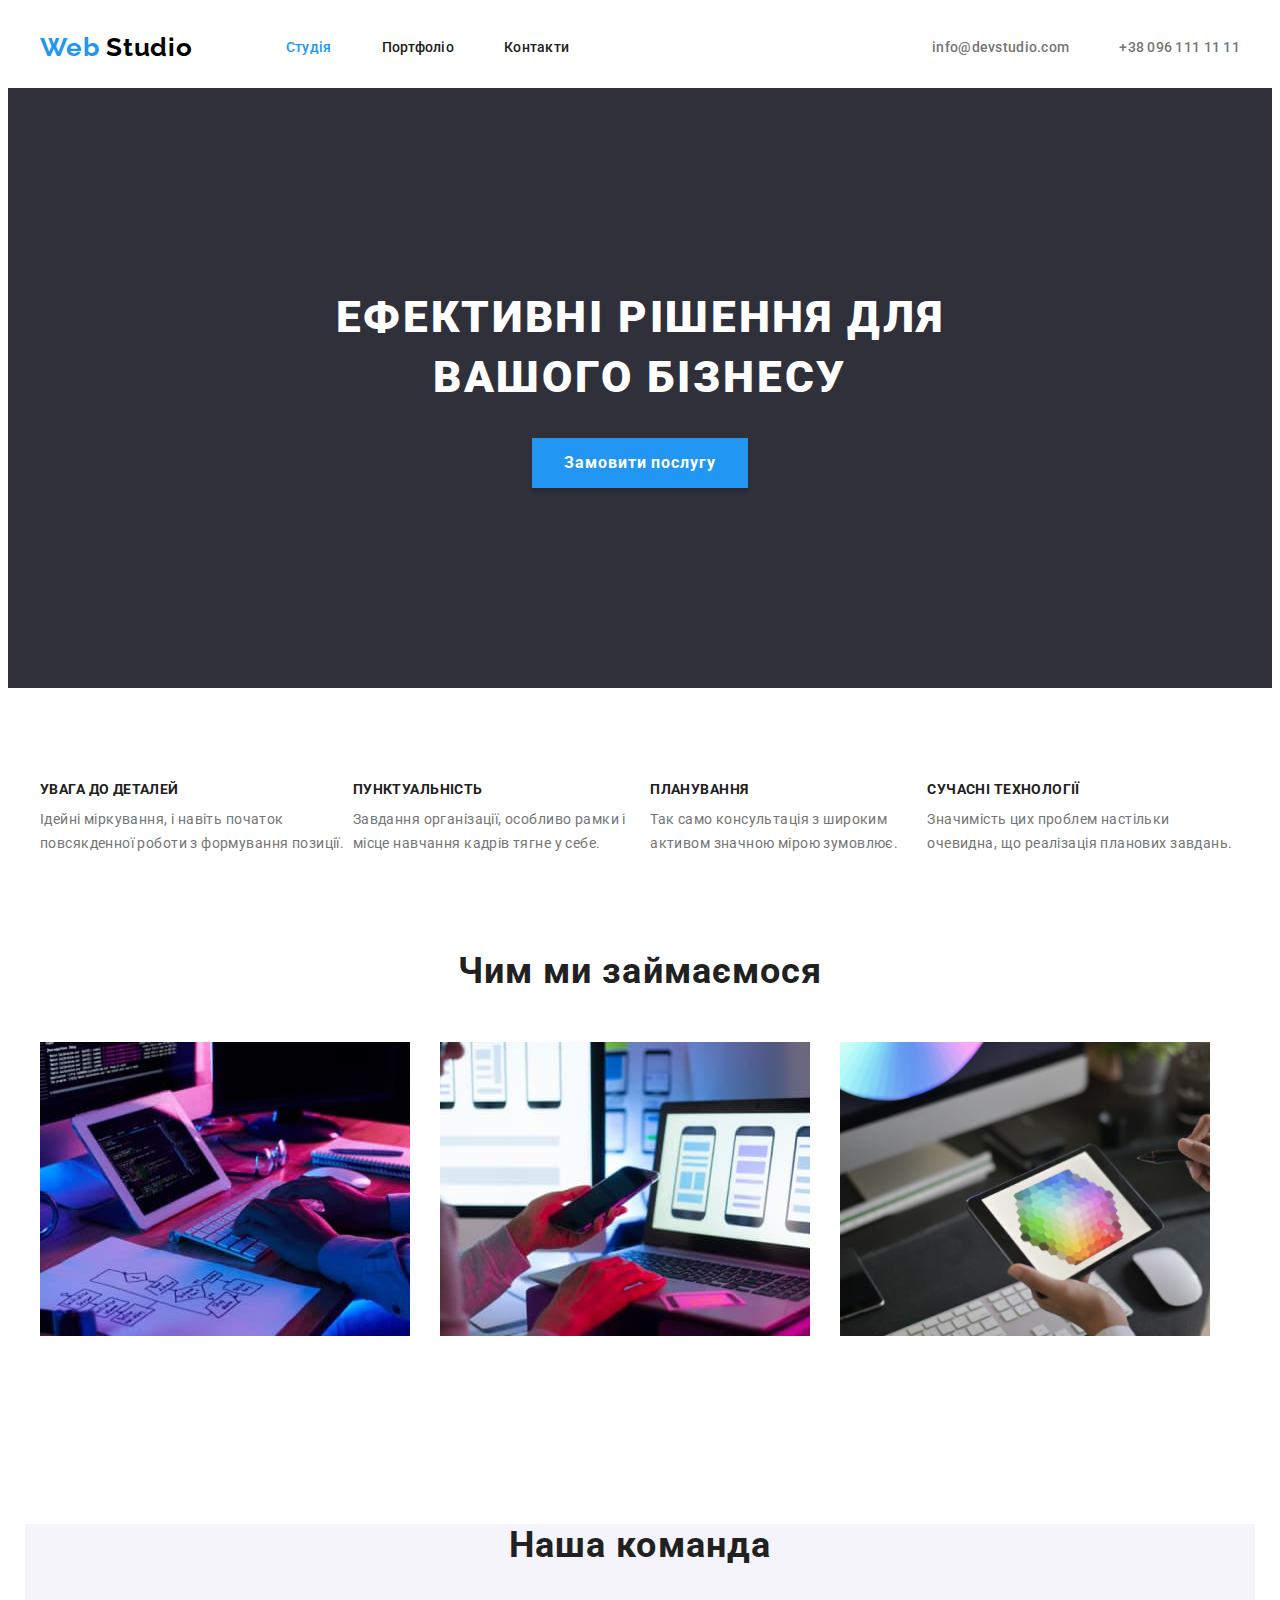
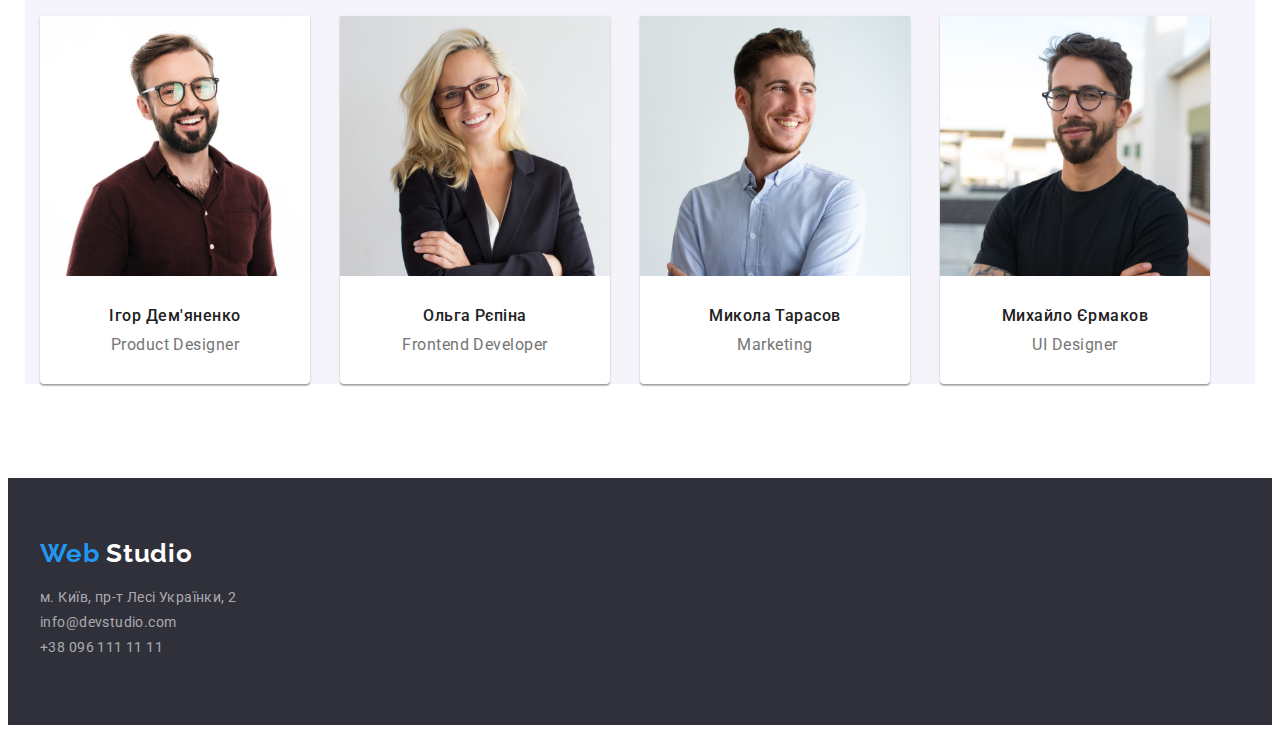
<file: index.html>
<!DOCTYPE html>
<html lang="uk">
  <head>
    <meta charset="UTF-8" />
    <meta http-equiv="X-UA-Compatible" content="IE=edge" />
    <meta name="viewport" content="width=device-width, initial-scale=1.0" />
    <title>WebStuio</title>
    <link rel="preconnect" href="https://fonts.googleapis.com" />
    <link rel="preconnect" href="https://fonts.gstatic.com" crossorigin />
    <link
      href="https://fonts.googleapis.com/css2?family=Raleway:wght@700&family=Roboto:wght@400;500;700;900&display=swap"
      rel="stylesheet"
    />
    <link
      rel="stylesheet"
      href="https://cdnjs.cloudflare.com/ajax/libs/modern-normalize/1.1.0/modern-normalize.min.css"
      integrity="sha512-wpPYUAdjBVSE4KJnH1VR1HeZfpl1ub8YT/NKx4PuQ5NmX2tKuGu6U/JRp5y+Y8XG2tV+wKQpNHVUX03MfMFn9Q=="
      crossorigin="anonymous"
      referrerpolicy="no-referrer"
    />
    <link rel="stylesheet" href="./css/styles.css" />
  </head>
  <body>
    <!--Шапка сайта-->
    <header>
      <div class="container header-nav">
        <a href="./index.html" class="header-logo link">
          <span class="header-logo-web">Web</span>
          <span class="header-logo-studio">Studio</span>
        </a>
        <nav>
          <ul class="site-nav">
            <li class="item">
              <a class="site-nav-link link current" href="./index.html">Студія</a>
            </li>
            <li class="item">
              <a class="site-nav-link link" href="./portfolio.html">Портфоліо</a>
            </li>
            <li class="item"><a class="site-nav-link link" href="#">Контакти</a></li>
          </ul>
        </nav>
        <ul class="contacts">
          <li class="item">
            <a href="mailto:info@devstudio.com" class="header-contacts link">info@devstudio.com</a>
          </li>
          <li class="item">
            <a href="tel:+380961111111" class="header-contacts link">+38 096 111 11 11</a>
          </li>
        </ul>
      </div>
    </header>
    <main>
      <!-- Герой -->
      <section class="section hero">
        <div class="container">
          <h1 class="hero-title">Ефективні рішення для вашого бізнесу</h1>
          <button type="button" class="button button-hero">Замовити послугу</button>
        </div>
      </section>

      <section class="section feateure">
        <div class="container">
          <!--Особливості h2 -->
          <h2 class="section-title title-hide">Особливості</h2>
          <ul class="feateure-list">
            <li>
              <h3 class="feateure-title">УВАГА ДО ДЕТАЛЕЙ</h3>
              <p class="text">
                Ідейні міркування, і навіть початок повсякденної роботи з формування позиції.
              </p>
            </li>
            <li>
              <h3 class="feateure-title">ПУНКТУАЛЬНІСТЬ</h3>
              <p class="text">
                Завдання організації, особливо рамки і місце навчання кадрів тягне у себе.
              </p>
            </li>
            <li>
              <h3 class="feateure-title">ПЛАНУВАННЯ</h3>
              <p class="text">Так само консультація з широким активом значною мірою зумовлює.</p>
            </li>
            <li>
              <h3 class="feateure-title">СУЧАСНІ ТЕХНОЛОГІЇ</h3>
              <p class="text">
                Значимість цих проблем настільки очевидна, що реалізація планових завдань.
              </p>
            </li>
          </ul>
        </div>
      </section>
      <section class="section work">
        <div class="container">
          <!--Чим ми займаємося-->
          <h2 class="section-title">Чим ми займаємося</h2>
          <ul class="work-list">
            <li class="item">
              <a class="work-list-link link" href="#">
                <img
                  src="./images/desktop-applications.jpg"
                  alt="десктопні додатки"
                  width="370"
                  height="294"
                />
              </a>
            </li>
            <li class="item">
              <a class="work-list-link link" href="#">
                <img
                  src="./images/mobile-applications.jpg"
                  alt="мобільні додатки"
                  width="370"
                  height="294"
                />
              </a>
            </li>
            <li class="item">
              <a class="work-list-link link" href="#">
                <img
                  src="./images/design-solutions.jpg"
                  alt="дизайнерські рішення"
                  width="370"
                  height="294"
                />
              </a>
            </li>
          </ul>
        </div>
      </section>
      <section class="section">
        <div class="container team">
          <!--Наша команда-->
          <h2 class="section-title">Наша команда</h2>
          <ul class="team-list">
            <li class="team-list-item">
              <a class="team-img link" href="#">
                <img src="./images/ihor.jpg" alt="Ігор Дем'яненко" width="270" height="260" />
              </a>
              <h3 class="team-title">Ігор Дем'яненко</h3>
              <p class="team-text" lang="en">Product Designer</p>
            </li>
            <li class="team-list-item">
              <a class="team-img link" href="#">
                <img src="./images/olga.jpg" alt="Ольга Рєпіна" width="270" height="260" />
              </a>
              <h3 class="team-title">Ольга Рєпіна</h3>
              <p class="team-text" lang="en">Frontend Developer</p>
            </li>
            <li class="team-list-item">
              <a class="team-img link" href="#">
                <img src="./images/mykola.jpg" alt="Микола Тарасов" width="270" height="260" />
              </a>
              <h3 class="team-title">Микола Тарасов</h3>
              <p class="team-text" lang="en">Marketing</p>
            </li>
            <li class="team-list-item">
              <a class="team-img link" href="#">
                <img src="./images/mukhail.jpg" alt="Михайло Єрмаков" width="270" height="260" />
              </a>
              <h3 class="team-title">Михайло Єрмаков</h3>
              <p class="team-text" lang="en">UI Designer</p>
            </li>
          </ul>
        </div>
      </section>
    </main>
    <footer class="footer">
      <!--Підвал-->
      <!-- <address> -->
      <div class="container">
        <a href="/" class="footer-logo logo link">
          <span class="footer-logo-web">Web</span>
          <span class="footer-logo-studio">Studio</span>
        </a>
        <address>
          <ul class="footer-address-list">
            <li class="item">
              <a
                class="footer-address link"
                href="https://goo.gl/maps/bFHLWU3rUNsA4T5d9"
                target="_blank"
                rel="noopener noreferrer nofollow"
                >м. Київ, пр-т Лесі Українки, 2</a
              >
            </li>
            <li class="item">
              <a class="footer-address link" href="mailto:info@devstudio.com">info@devstudio.com</a>
            </li>
            <li class="item">
              <a class="footer-address link" href="tel:+380961111111">+38 096 111 11 11</a>
            </li>
          </ul>
        </address>
      </div>
      <!-- </address> -->
    </footer>
  </body>
</html>
</file>
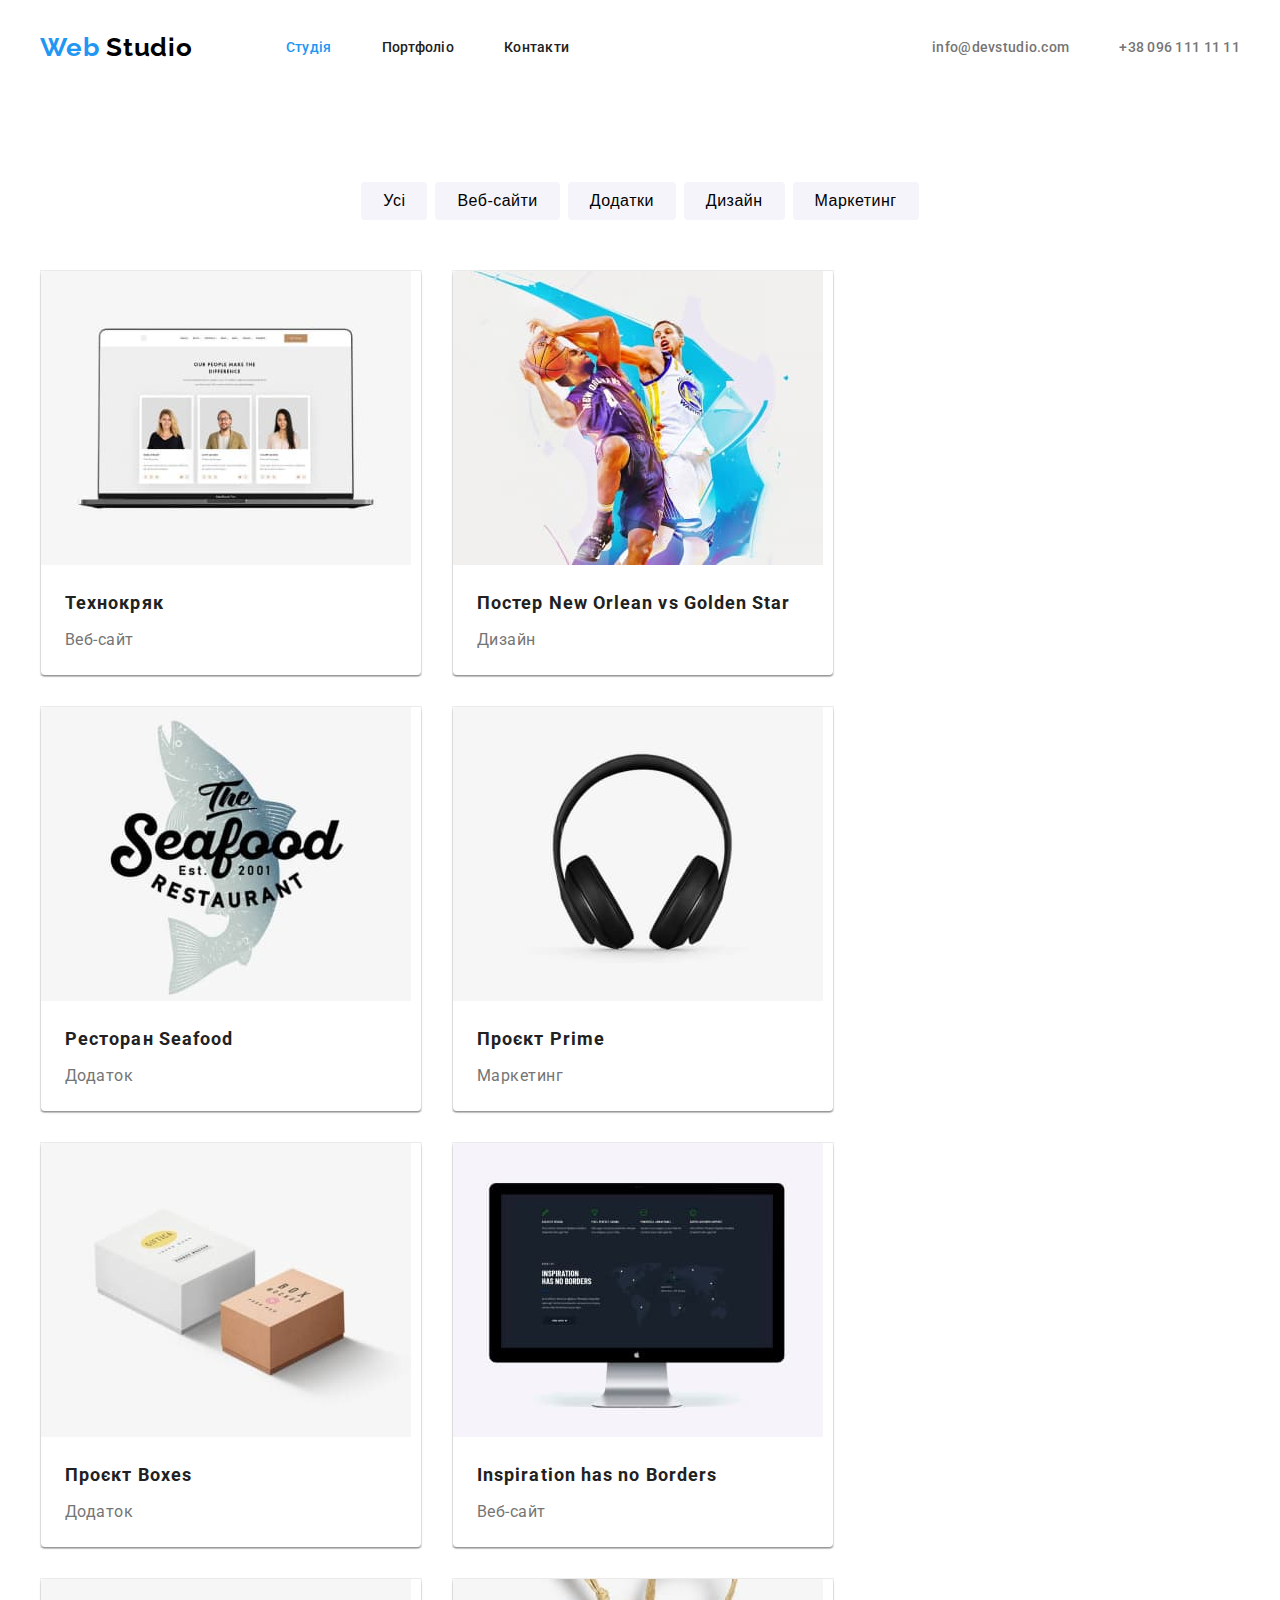
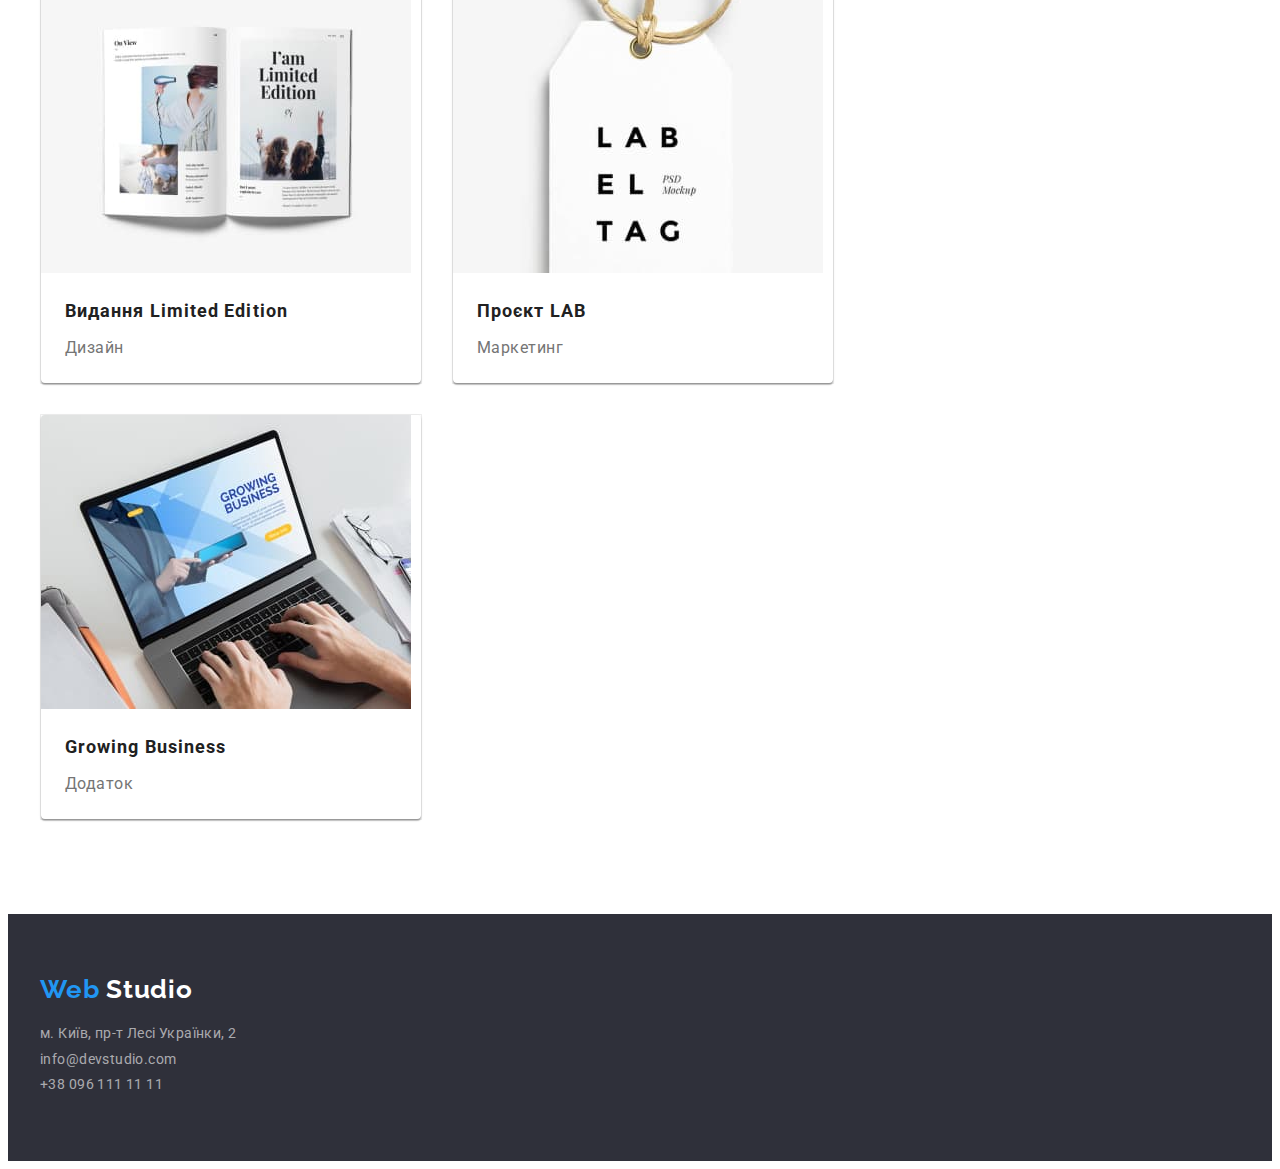
<file: portfolio.html>
<!DOCTYPE html>
<html lang="uk">
  <head>
    <meta charset="UTF-8" />
    <meta http-equiv="X-UA-Compatible" content="IE=edge" />
    <meta name="viewport" content="width=device-width, initial-scale=1.0" />
    <title>WebStuio</title>
    <link rel="preconnect" href="https://fonts.googleapis.com" />
    <link rel="preconnect" href="https://fonts.gstatic.com" crossorigin />
    <link
      href="https://fonts.googleapis.com/css2?family=Raleway:wght@700&family=Roboto:wght@400;500;700;900&display=swap"
      rel="stylesheet"
    />
    <link
      rel="stylesheet"
      href="https://cdnjs.cloudflare.com/ajax/libs/modern-normalize/1.1.0/modern-normalize.min.css"
      integrity="sha512-wpPYUAdjBVSE4KJnH1VR1HeZfpl1ub8YT/NKx4PuQ5NmX2tKuGu6U/JRp5y+Y8XG2tV+wKQpNHVUX03MfMFn9Q=="
      crossorigin="anonymous"
      referrerpolicy="no-referrer"
    />
    <link rel="stylesheet" href="./css/styles.css" />
  </head>
  <body>
    <!--Шапка сайта-->
    <header>
      <div class="container header-nav">
        <a href="./index.html" class="header-logo link">
          <span class="header-logo-web">Web</span>
          <span class="header-logo-studio">Studio</span>
        </a>
        <nav>
          <ul class="site-nav">
            <li class="item">
              <a class="site-nav-link link current" href="./index.html">Студія</a>
            </li>
            <li class="item">
              <a class="site-nav-link link" href="./portfolio.html">Портфоліо</a>
            </li>
            <li class="item"><a class="site-nav-link link" href="#">Контакти</a></li>
          </ul>
        </nav>
        <ul class="contacts">
          <li class="item">
            <a href="mailto:info@devstudio.com" class="header-contacts link">info@devstudio.com</a>
          </li>
          <li class="item">
            <a href="tel:+380961111111" class="header-contacts link">+38 096 111 11 11</a>
          </li>
        </ul>
      </div>
    </header>
    <!-- <main> -->
    <main>
      <section class="section portfolio">
        <div class="container container-portfolio">
          <!-- Портфоліо h1 -->
          <h1 class="portfolio title-hide">Портфоліо</h1>
          <ul class="filtr-nav">
            <li class="item portfolio-item">
              <button type="button" class="filter-button">Усі</button>
            </li>
            <li class="item portfolio-item">
              <button type="button" class="filter-button">Веб-сайти</button>
            </li>
            <li class="item portfolio-item">
              <button type="button" class="filter-button">Додатки</button>
            </li>
            <li class="item portfolio-item">
              <button type="button" class="filter-button">Дизайн</button>
            </li>
            <li class="item portfolio-item">
              <button type="button" class="filter-button">Маркетинг</button>
            </li>
          </ul>
        </div>

        <div class="container container-card">
          <ul class="card-set">
            <li class="item">
              <article class="card">
                <div class="card-thumb">
                  <img src="./images/project1.jpg" alt="веб сайт" width="370" height="294" />
                </div>

                <div class="card-content">
                  <h2 class="card-heading">Технокряк</h2>
                  <p class="card-text">Веб-сайт</p>
                </div>
              </article>
            </li>

            <li class="item">
              <article class="card">
                <div class="card-thumb">
                  <img src="./images/project2.jpg" alt="Гра в баскитбол" width="370" height="294" />
                </div>

                <div class="card-content">
                  <h2 class="card-heading">Постер New Orlean vs Golden Star</h2>
                  <p class="card-text">Дизайн</p>
                </div>
              </article>
            </li>

            <li class="item">
              <article class="card">
                <div class="card-thumb">
                  <img
                    src="./images/project3.jpg"
                    alt="Логотип ресторану"
                    width="370"
                    height="294"
                  />
                </div>

                <div class="card-content">
                  <h2 class="card-heading">Ресторан Seafood</h2>
                  <p class="card-text">Додаток</p>
                </div>
              </article>
            </li>

            <li class="item">
              <article class="card">
                <div class="card-thumb">
                  <img
                    src="./images/project4.jpg"
                    alt="Навушники акустичні"
                    width="370"
                    height="294"
                  />
                </div>

                <div class="card-content">
                  <h2 class="card-heading">Проєкт Prime</h2>
                  <p class="card-text">Маркетинг</p>
                </div>
              </article>
            </li>

            <li class="item">
              <article class="card">
                <div class="card-thumb">
                  <img src="./images/project5.jpg" alt="Коробки" width="370" height="294" />
                </div>

                <div class="card-content">
                  <h2 class="card-heading">Проєкт Boxes</h2>
                  <p class="card-text">Додаток</p>
                </div>
              </article>
            </li>

            <li class="item">
              <article class="card">
                <div class="card-thumb">
                  <img src="./images/project6.jpg" alt="Веб сайт" width="370" height="294" />
                </div>

                <div class="card-content">
                  <h2 class="card-heading">Inspiration has no Borders</h2>
                  <p class="card-text">Веб-сайт</p>
                </div>
              </article>
            </li>

            <li class="item">
              <article class="card">
                <div class="card-thumb">
                  <img
                    src="./images/project7.jpg"
                    alt="Глянцевий журнал"
                    width="370"
                    height="294"
                  />
                </div>

                <div class="card-content">
                  <h2 class="card-heading">Видання Limited Edition</h2>
                  <p class="card-text">Дизайн</p>
                </div>
              </article>
            </li>

            <li class="item">
              <article class="card">
                <div class="card-thumb">
                  <img src="./images/project8.jpg" alt="Логотип проекту" width="370" height="294" />
                </div>

                <div class="card-content">
                  <h2 class="card-heading">Проєкт LAB</h2>
                  <p class="card-text">Маркетинг</p>
                </div>
              </article>
            </li>

            <li class="item">
              <article class="card">
                <div class="card-thumb">
                  <img
                    src="./images/project9.jpg"
                    alt="додаток відкитий на ноутбуці"
                    width="370"
                    height="294"
                  />
                </div>

                <div class="card-content">
                  <h2 class="card-heading">Growing Business</h2>
                  <p class="card-text">Додаток</p>
                </div>
              </article>
            </li>
          </ul>
        </div>
      </section>
    </main>
    <footer class="footer">
      <!--Підвал-->
      <!-- <address> -->
      <div class="container">
        <a href="/" class="footer-logo logo link">
          <span class="footer-logo-web">Web</span>
          <span class="footer-logo-studio">Studio</span>
        </a>
        <address>
          <ul class="footer-address-list">
            <li class="item">
              <a
                class="footer-address link"
                href="https://goo.gl/maps/bFHLWU3rUNsA4T5d9"
                target="_blank"
                rel="noopener noreferrer nofollow"
                >м. Київ, пр-т Лесі Українки, 2</a
              >
            </li>
            <li class="item">
              <a class="footer-address link" href="mailto:info@devstudio.com">info@devstudio.com</a>
            </li>
            <li class="item">
              <a class="footer-address link" href="tel:+380961111111">+38 096 111 11 11</a>
            </li>
          </ul>
        </address>
      </div>
      <!-- </address> -->
    </footer>
  </body>
</html>
</file>
<file: css/styles.css>
/* основний колір тексту  #212121 */
/* вторинний колір тексту #757575 */
/* колір білого тексту #FFFFFF */
/* наголос #2196F3 */
/* вторинний колір фону #F5F4FA */

:root {
  --primary-text-color: #212121;
  --title-text-color: #757575;
  --accent-color: #2196f3;
  --black: #000000;
  --background-white: #f5f4fa;
  --text-color-white: #ffffff;
  --background-hero: #2f303a;
  --footer-addres: rgba(255, 255, 255, 0.6);
  --border-color-card: #eeeeee;
  --card-set-gap: 30px;
  --card-shadow: 0px 1px 3px rgba(0, 0, 0, 0.12), 0px 1px 1px rgba(0, 0, 0, 0.14),
    0px 2px 1px rgba(0, 0, 0, 0.2);
}

body {
  color: var(--primary-text-color);
  font-family: Roboto, sans-serif;
}
.container {
  max-width: 1200px;
  margin: 0 auto;
  padding: 0 15px;
}

.link {
  text-decoration: none;
}
h1,
h2,
h3,
h4,
h5,
h6,
p {
  padding: 0;
  margin: 0;
}
ul {
  padding: 0;
  margin: 0;
  list-style: none;
}
img {
  display: block;
  max-width: 100%;
  height: auto;
}
/* Section */
.section {
  padding: 94px 0;
}
/* header-nav */
.header-nav {
  display: flex;
  align-items: center;
}

/* logo */
.header-logo {
  display: inline-block;
  margin: 24px 0 25px;
}
.header-logo,
.logo {
  font-family: Raleway, sans-serif;
  font-weight: 700;
  font-size: 26px;
  line-height: 1.19;
  letter-spacing: 0.03em;
}
.header-logo-web,
.footer-logo-web {
  color: var(--accent-color);
}
.header-logo-studio {
  color: var(--black);
}
/* .header-logo:hover,
.header-logo:focus {
  color: var(--accent-color);
} */

/* site nav */
.site-nav-link {
  display: block;
  padding: 32px 0;

  font-weight: 500;
  font-size: 14px;
  line-height: 1.14;
  letter-spacing: 0.02em;

  color: var(--primary-text-color);
}
.site-nav {
  margin-left: 93px;
  display: flex;
}
.site-nav .item:not(:last-child) {
  margin-right: 50px;
}
.site-nav .item:last-child {
  margin-left: 0;
}
.site-nav .link:hover,
.site-nav .link:focus {
  color: var(--accent-color);
}
.site-nav-link.link:current {
  color: var(--accent-color);
}
.site-nav .link.current {
  color: var(--accent-color);
}
/* contacts */
.contacts {
  margin-left: auto;
  display: flex;
}
.contacts .item + .item {
  margin-left: 50px;
}
.header-contacts {
  display: block;
  padding: 32px 0;

  color: var(--title-text-color);
  font-weight: 500;
  font-size: 14px;
  line-height: 1.14;
  letter-spacing: 0.02em;
}

.header-contacts:hover,
.header-contacts:focus {
  color: var(--accent-color);
}

/* Hero */
.hero {
  padding: 200px 0;
  text-align: center;
  background: #2f303a;
}
.hero-title {
  max-width: 696px;
  margin: 0 auto 30px;

  color: var(--text-color-white);

  font-weight: 900;
  font-size: 44px;
  line-height: 1.36;

  letter-spacing: 0.06em;
  text-transform: uppercase;
}
.button-hero {
  padding: 10px 32px;
  background: var(--accent-color);
  box-shadow: 0px 4px 4px rgba(0, 0, 0, 0.15);
  color: var(--text-color-white);
  border: none;
}
.button {
  font-family: inherit;
  font-weight: 700;
  font-size: 16px;
  line-height: 1.88;

  align-items: center;
  text-align: center;
  letter-spacing: 0.06em;
  cursor: pointer;

  color: var(--text-color-white);
}

/* Feateures */
.feateure {
  padding-bottom: 0;
}
.title-hide {
  pointer-events: none;
  position: absolute;
  width: 1px;
  height: 1px;
  margin: -1px;
  border: 0;
  padding: 0;
  white-space: nowrap;
  clip-path: inset(100%);
  clip: rect(0 0 0 0);
  overflow: hidden;
}
.feateure-list {
  display: flex;
}
.section-title {
  text-align: center;
  margin-bottom: 50px;
  font-size: 36px;
  line-height: 1.17;
  letter-spacing: 0.03em;
}

.feateure-title {
  margin-bottom: 10px;
  font-size: 14px;
  line-height: 1.14;
  letter-spacing: 0.03em;
  text-transform: uppercase;
}
/* Work */
.work {
}
.work-list {
  display: flex;
}
.work-list .item:not(:last-child) {
  margin-right: 30px;
}

/* Team */
.team {
  background: var(--background-white);
}
.team-list {
  display: flex;
}
.team-list-item {
  text-align: center;
  margin-right: 30px;
  background: var(--text-color-white);
  box-shadow: 0px 1px 3px rgba(0, 0, 0, 0.12), 0px 1px 1px rgba(0, 0, 0, 0.14),
    0px 2px 1px rgba(0, 0, 0, 0.2);
  border-radius: 0px 0px 4px 4px;
}
.team-title {
}

.text {
  font-size: 14px;
  line-height: 1.71;
  letter-spacing: 0.03em;
  color: var(--title-text-color);
}

.team-title {
  margin-top: 30px;
  font-weight: 500;
  font-size: 16px;
  line-height: 1.19;
  letter-spacing: 0.03em;
}

.team-text {
  margin: 10px 0 30px;
  font-size: 16px;
  line-height: 1.19;
  letter-spacing: 0.03em;

  color: var(--title-text-color);
}
/* Портфоліо */

/* Фільтр */
.filtr-nav {
  display: flex;
  justify-content: center;
  margin-bottom: 50px;
  gap: 8px;
}

.filter-button {
  background: var(--background-white);
  border-radius: 4px;
  border: none;
  font-size: 16px;
  line-height: 1.63;
  text-align: center;
  letter-spacing: 0.03em;
  cursor: pointer;
  padding: 6px 22px;
}

.filter-button:hover,
.filter-button:focus {
  background: var(--accent-color);
  color: var(--text-color-white);
}

.portfolio-element {
  width: 370px;
  border: var(--title-text-color);
  box-sizing: border-box;
  border: 1px solid #eeeeee;
}

/* CARD SET */
.card-set {
  display: flex;
  flex-wrap: wrap;
  margin-left: calc(-1 * var(--card-set-gap));
  margin-top: calc(-1 * var(--card-set-gap));
}

.card-set > .item {
  background: var(--text-color-white);
  border: 1px solid var(--border-color-card);
  flex-basis: calc(100% / 3 - var(--card-set-gap));
  margin-left: var(--card-set-gap);
  margin-top: var(--card-set-gap);
}

/* CARD */
.card {
  box-shadow: var(--card-shadow);
  border-radius: 4px;
  overflow: hidden;
}

.card-content {
  padding: 20px 24px;
}

.card-heading {
  font-size: 18px;
  line-height: 2;
  letter-spacing: 0.06em;

  color: var(--primary-text-color);
}

.card-text {
  margin-top: 4px;
  font-size: 16px;
  line-height: 1.88;
  letter-spacing: 0.03em;
  color: var(--title-text-color);
}

/* Footer */
.footer {
  background: var(--background-hero);
  padding: 60px 0;
}
/* Footer logo */
.footer-logo {
  display: inline-block;
  margin-bottom: 20px;
}
.footer-logo-studio {
  color: var(--text-color-white);
}

.footer-address {
  display: block;
  padding-bottom: 9px;
  font-style: normal;
  font-size: 14px;
  line-height: 1.17;
  letter-spacing: 0.03em;
  color: var(--footer-addres);
}
/* .footer-address:last-child {
  padding-bottom: 0px;
} */

.footer-address:hover,
.footer-address:focus {
  color: var(--text-color-white);
}
</file>
